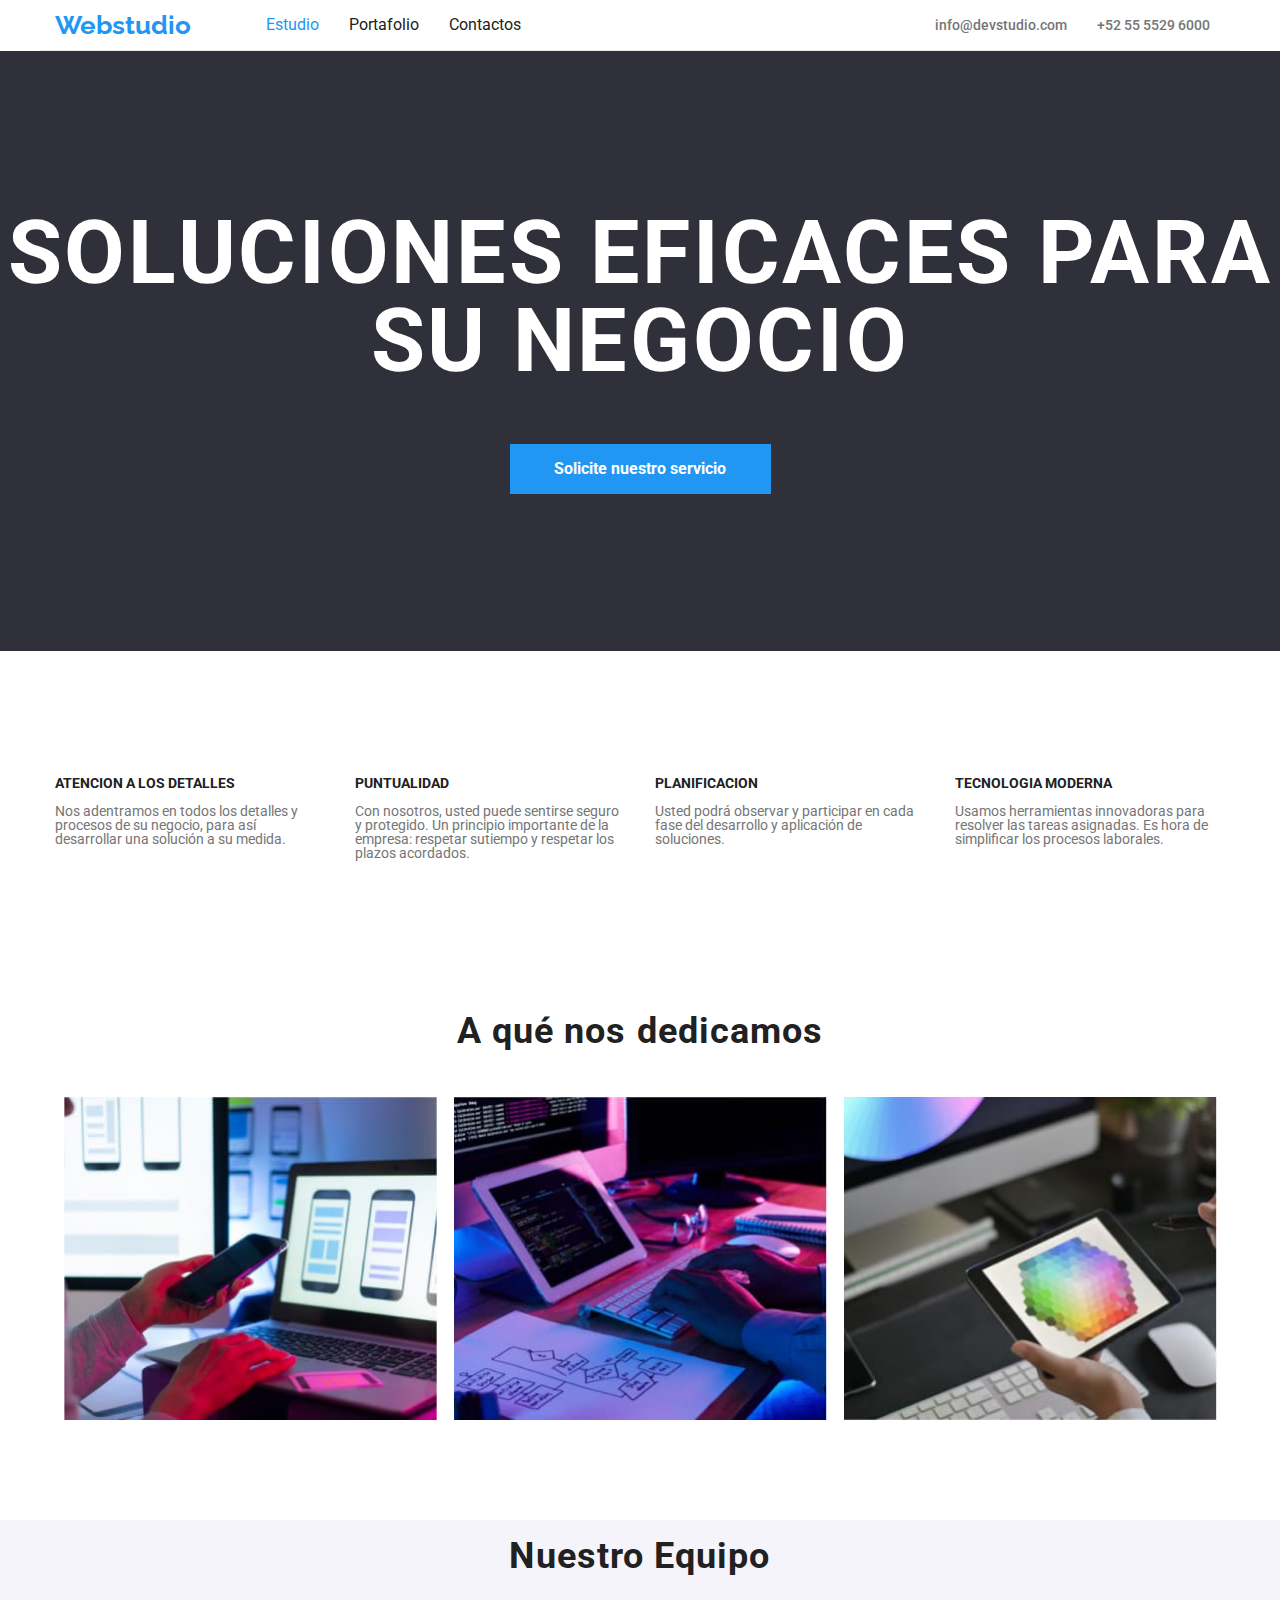
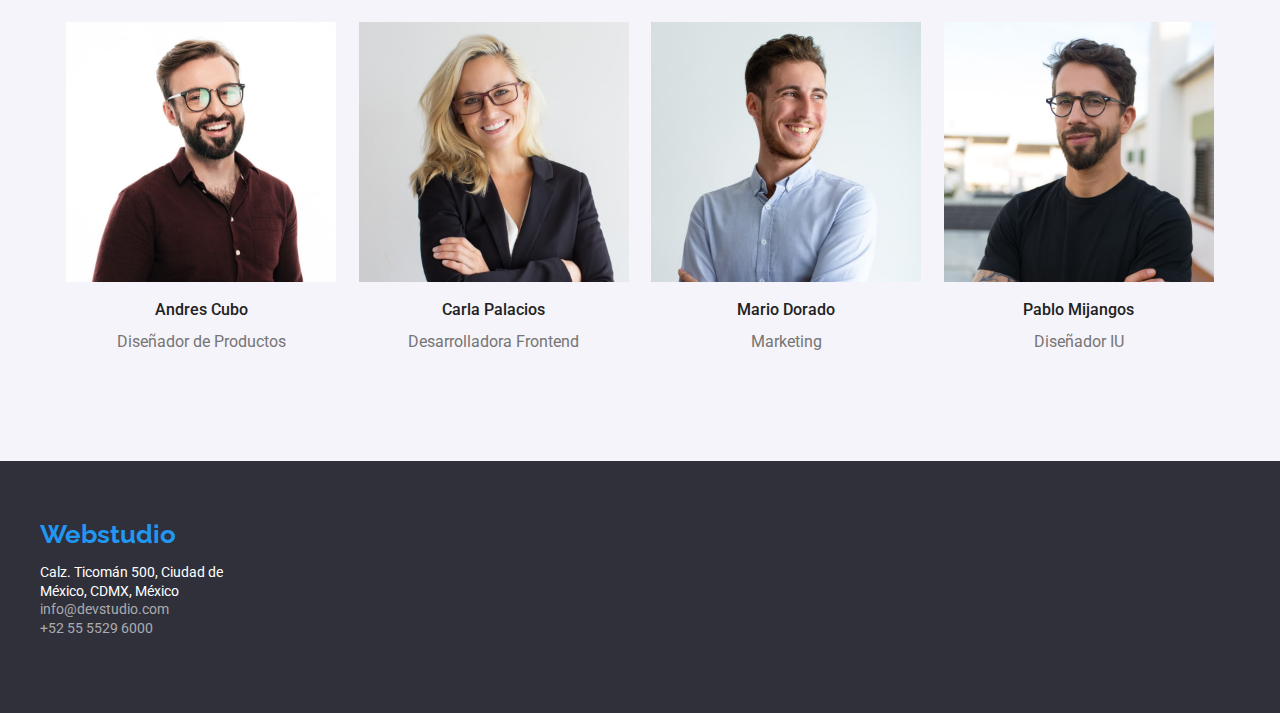
<file: index.html>
<!DOCTYPE html>
<html lang="en">
  <head>
    <meta charset="UTF-8" />
    <meta http-equiv="X-UA-Compatible" content="IE=edge" />
    <meta name="viewport" content="width=device-width, initial-scale=1.0" />
    <title>webstudio</title>
    <link
      rel="stylesheet"
      href="https://cdnjs.cloudflare.com/ajax/libs/modern-normalize/1.0.0/modern-normalize.min.css"
    />
    <link rel="stylesheet" href="css/styles.css" />
    <link
      href="https://fonts.googleapis.com/css2?family=Raleway:wght@700&family=Roboto:wght@400;500;700;900&display=swap"
      rel="stylesheet"
    />
  </head>
  <body>
    <!-- header-html -->
    <header class="container header-container">
      <div class="header-letf-container">
        <a href="index.html" class="web-studio"> Webstudio</a>
        <nav>
          <ul class="nav-list">
            <li class="nav-item-menu">
              <a href="./index.html" class="header-element current">Estudio</a>
            </li>
            <li class="nav-item-menu">
              <a href="./portafolio.html" class="header-element">Portafolio</a>
            </li>
            <li class="nav-item-menu">
              <a href="#contactos" class="header-element">Contactos</a>
            </li>
          </ul>
        </nav>
      </div>
      <div class="header-right-container">
        <ul class="info-list">
          <li class="info-item-list">
            <a href="mail:info@devstudio.com" class="header-contact"
              >info@devstudio.com</a
            >
          </li>
          <li class="info-item-list">
            <a href="tel:+52-55-5529-6000" class="header-contact"
              >+52 55 5529 6000</a
            >
          </li>
        </ul>
      </div>
    </header>
    <main>
      <!-- section-1 -->
      <section class="effective-solutions padding-section">
        <h1>
          SOLUCIONES EFICACES PARA <br />
          SU NEGOCIO
        </h1>
        <button type="button" class="button-effective-solutions">
          Solicite nuestro servicio
        </button>
      </section>
      <!-- section-2 -->
      <section id="estudio" class="container padding-section-top">
        <ul class="paragraphs-section-2-container">
          <li class="paragraph-section-2-list">
            <h3 class="section-2-titles">ATENCION A LOS DETALLES</h3>
            <p class="section-2-paragraphs">
              Nos adentramos en todos los detalles y procesos de su negocio,
              para así desarrollar una solución a su medida.
            </p>
          </li>
          <li class="paragraph-section-2-list">
            <h3 class="section-2-titles">PUNTUALIDAD</h3>
            <p class="section-2-paragraphs">
              Con nosotros, usted puede sentirse seguro y protegido. Un
              principio importante de la empresa: respetar sutiempo y respetar
              los plazos acordados.
            </p>
          </li>
          <li class="paragraph-section-2-list">
            <h3 class="section-2-titles">PLANIFICACION</h3>
            <p class="section-2-paragraphs">
              Usted podrá observar y participar en cada fase del desarrollo y
              aplicación de soluciones.
            </p>
          </li>
          <li class="paragraph-section-2-list">
            <h3 class="section-2-titles">TECNOLOGIA MODERNA</h3>
            <p class="section-2-paragraphs">
              Usamos herramientas innovadoras para resolver las tareas
              asignadas. Es hora de simplificar los procesos laborales.
            </p>
          </li>
        </ul>
      </section>
      <!-- section-3 -->
      <section class="container padding-section-top padding-section-bottom">
        <h2 class="section-titles">A qué nos dedicamos</h2>
        <ul class="section-3-container-list">
          <li>
            <img
              src="images/imagen-1.jpg"
              width="373"
              alt="escribiendo con el celular en la mano"
            />
          </li>
          <li>
            <img
              src="images/imagen-7.jpg"
              width="373"
              alt="teclado, tablet y manos"
            />
          </li>
          <li>
            <img src="images/imagen-2.jpg" width="373" alt="tablet en mano" />
          </li>
        </ul>
      </section>
      <!-- section-4 -->
      <section class="our-team-members padding-section-bottom">
        <div class="container">
          <h2 class="section-titles">Nuestro Equipo</h2>
          <ul class="our-team-members-list-container">
            <li>
              <img
                src="images/imagen-3.jpg"
                width="270"
                alt="hombre sonriente con camisa vinotinto y gafas"
              />
              <h3 class="team-members">Andres Cubo</h3>
              <p class="jobs-members">Diseñador de Productos</p>
            </li>
            <li>
              <img
                src="images/imagen-4.jpg"
                width="270"
                alt="mujer rubia con lentes y ropa negra"
              />
              <h3 class="team-members">Carla Palacios</h3>
              <p class="jobs-members">Desarrolladora Frontend</p>
            </li>
            <li>
              <img
                src="images/imagen-5.jpg"
                width="270"
                alt="hombre sonriente con camisa blanca"
              />
              <h3 class="team-members">Mario Dorado</h3>
              <p class="jobs-members">Marketing</p>
            </li>
            <li>
              <img
                src="images/imagen-6.jpg"
                width="270"
                alt="hombre con ropa negra y lentes"
              />
              <h3 class="team-members">Pablo Mijangos</h3>
              <p class="jobs-members">Diseñador IU</p>
            </li>
          </ul>
        </div>
      </section>
    </main>
    <!-- footer -->
    <footer id="contactos" class="footer">
      <div class="footer-list container">
        <a href="index.html" class="web-studio">Webstudio</a>
        <address>
          <ul class="footer-list">
            <li class="footer-list-item">
              <a
                href="https://www.google.com/maps/place/Calz.+Ticom%C3%A1n+500,+La+Laguna+Ticoman,+Gustavo+A.+Madero,+07340+Ciudad+de+M%C3%A9xico,+CDMX,+M%C3%A9xico/@19.5102022,-99.1350661,17z/data=!3m1!4b1!4m5!3m4!1s0x85d1f9c66374d1dd:0x72c74207e8767392!8m2!3d19.5102022!4d-99.1324912?hl=es"
                target="_blank"
                rel="noreferrer noopener"
                class="footer-elements"
                >Calz. Ticomán 500, Ciudad de México, CDMX, México
              </a>
            </li>
            <li class="">
              <a href="mail:info@devstudio.com" class="footer-contact"
                >info@devstudio.com</a
              >
            </li>
            <li>
              <a href="tel:+52-55-5529-6000" class="footer-contact"
                >+52 55 5529 6000</a
              >
            </li>
          </ul>
        </address>
      </div>
    </footer>
  </body>
</html>
</file>
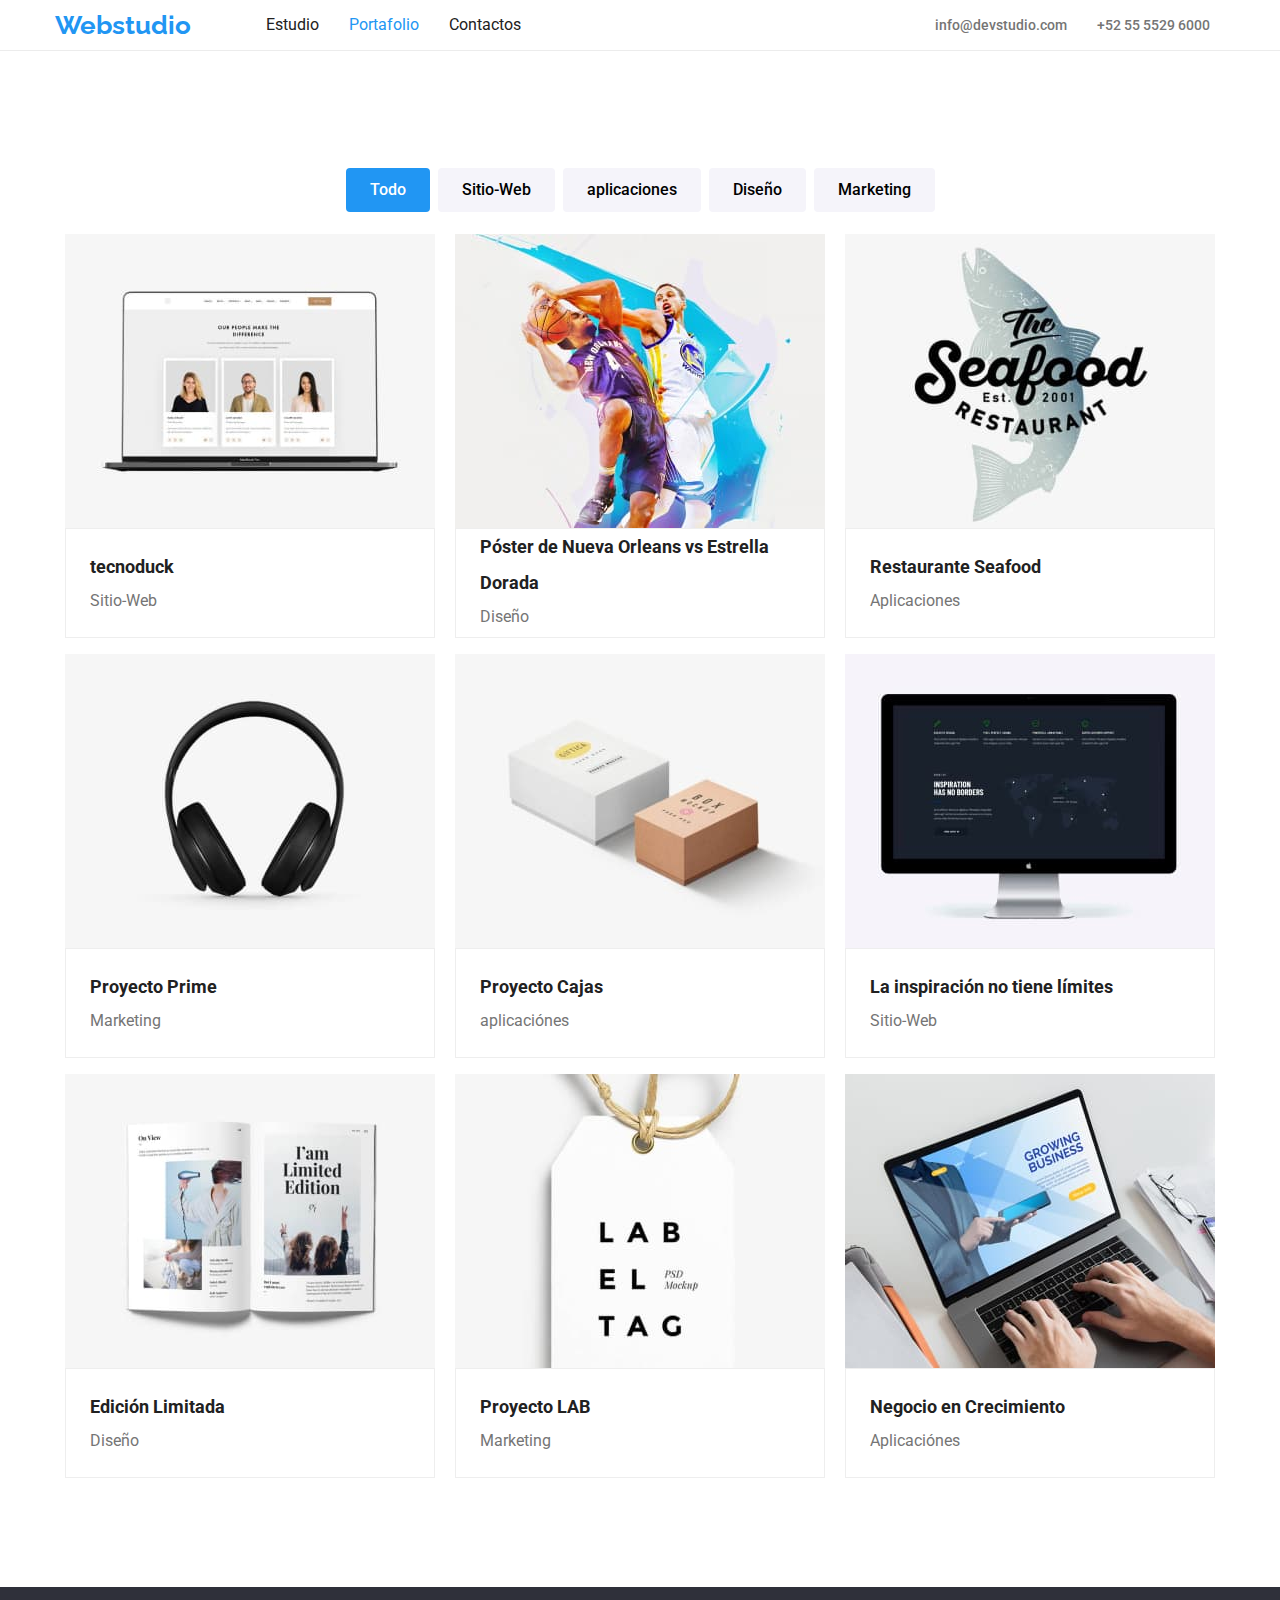
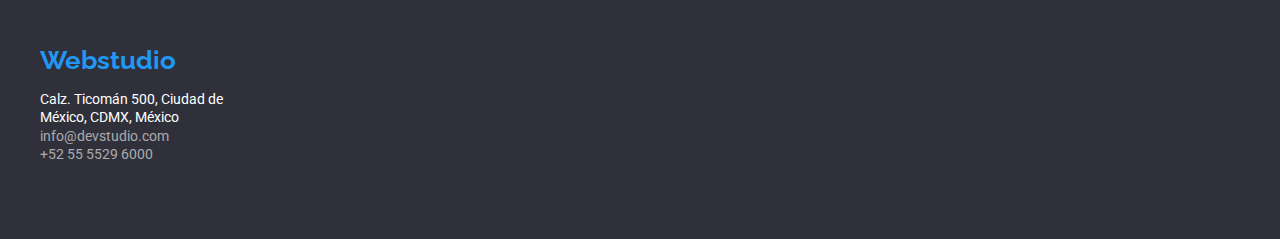
<file: portafolio.html>
<!DOCTYPE html>
<html lang="en">
  <head>
    <meta charset="UTF-8" />
    <meta http-equiv="X-UA-Compatible" content="IE=edge" />
    <meta name="viewport" content="width=device-width, initial-scale=1.0" />
    <title>portafolio</title>
    <link
      rel="stylesheet"
      href="https://cdnjs.cloudflare.com/ajax/libs/modern-normalize/1.0.0/modern-normalize.min.css"
    />
    <link rel="stylesheet" href="css/styles.css" />
    <link
      href="https://fonts.googleapis.com/css2?family=Raleway:wght@700&family=Roboto:wght@400;500;700;900&display=swap"
      rel="stylesheet"
    />
  </head>
  <body>
    <!-- header-portafolio -->
    <header class="header-container">
      <div class="container header-container-flex">
        <div class="header-letf-container">
          <a href="index.html" class="web-studio"> Webstudio</a>
          <nav>
            <ul class="nav-list">
              <li class="nav-item-menu">
                <a href="./index.html" class="header-element">Estudio</a>
              </li>
              <li class="nav-item-menu">
                <a href="./portafolio.html" class="header-element current"
                  >Portafolio</a
                >
              </li>
              <li class="nav-item-menu">
                <a href="#contactos" class="header-element">Contactos</a>
              </li>
            </ul>
          </nav>
        </div>
        <ul class="info-list header-right-container">
          <li class="info-item-list">
            <a href="mail:info@devstudio.com" class="header-contact"
              >info@devstudio.com</a
            >
          </li>
          <li class="info-item-list">
            <a href="tel:+52-55-5529-6000" class="header-contact"
              >+52 55 5529 6000</a
            >
          </li>
        </ul>
      </div>
    </header>
    <!-- main -->
    <main>
      <!-- section-filtros y portafolio -->
      <section class="container padding-section-top padding-section-bottom">
        <ul class="filter-button-container">
          <li>
            <button
              type="button"
              class="buttons-filters current-button filter-button-container"
            >
              Todo
            </button>
          </li>
          <li>
            <button
              type="button"
              class="buttons-filters filter-button-container"
            >
              Sitio-Web
            </button>
          </li>
          <li>
            <button
              type="button"
              class="buttons-filters filter-button-container"
            >
              aplicaciones
            </button>
          </li>
          <li>
            <button
              type="button"
              class="buttons-filters filter-button-container"
            >
              Diseño
            </button>
          </li>
          <li>
            <button
              type="button"
              class="buttons-filters filter-button-container"
            >
              Marketing
            </button>
          </li>
        </ul>
        <ul class="filter-card filter-card-container-list">
          <li class="filter-card-container">
            <img
              src="images/imagen-8.jpg"
              width="370"
              alt="pc-whit-open-web-site"
            />
            <div class="filter-card-bottom">
              <h3 class="briefcase-titles">tecnoduck</h3>
              <p class="briefcase-proyects">Sitio-Web</p>
            </div>
          </li>
          <li class="filter-card-container">
            <img
              src="images/imagen-9.jpg"
              width="370"
              alt="playing-basketball"
            />
            <div class="filter-card-bottom-new-orleans">
              <h3 class="briefcase-titles">
                Póster de Nueva Orleans vs Estrella <br />
                Dorada
              </h3>
              <p class="briefcase-proyects">Diseño</p>
            </div>
          </li>
          <li class="filter-card-container">
            <img
              src="images/imagen-10.jpg"
              width="370"
              alt="the-sea-food-restaurant"
            />
            <div class="filter-card-bottom">
              <h3 class="briefcase-titles">Restaurante Seafood</h3>
              <p class="briefcase-proyects">Aplicaciones</p>
            </div>
          </li>
          <li class="filter-card-container">
            <img src="images/imagen-11.jpg" width="370" alt="Headphones" />
            <div class="filter-card-bottom">
              <h3 class="briefcase-titles">Proyecto Prime</h3>
              <p class="briefcase-proyects">Marketing</p>
            </div>
          </li>
          <li class="filter-card-container">
            <img src="images/imagen-12.jpg" width="370" alt="boxes" />
            <div class="filter-card-bottom">
              <h3 class="briefcase-titles">Proyecto Cajas</h3>
              <p class="briefcase-proyects">aplicaciónes</p>
            </div>
          </li>
          <li class="filter-card-container">
            <img src="images/imagen-13.jpg" width="370" alt="pc-screen" />
            <div class="filter-card-bottom">
              <h3 class="briefcase-titles">La inspiración no tiene límites</h3>
              <p class="briefcase-proyects">Sitio-Web</p>
            </div>
          </li>
          <li class="filter-card-container">
            <img src="images/imagen-14.jpg" width="370" alt="book" />
            <div class="filter-card-bottom">
              <h3 class="briefcase-titles">Edición Limitada</h3>
              <p class="briefcase-proyects">Diseño</p>
            </div>
          </li>
          <li class="filter-card-container">
            <img src="images/imagen-15.jpg" width="370" alt="tag" />
            <div class="filter-card-bottom">
              <h3 class="briefcase-titles">Proyecto LAB</h3>
              <p class="briefcase-proyects">Marketing</p>
            </div>
          </li>
          <li class="filter-card-container">
            <img
              src="images/imagen-16.jpg"
              width="370"
              alt="writting-in-a-pc"
            />
            <div class="filter-card-bottom">
              <h3 class="briefcase-titles">Negocio en Crecimiento</h3>
              <p class="briefcase-proyects">Aplicaciónes</p>
            </div>
          </li>
        </ul>
      </section>
    </main>
    <!-- footer -->
    <footer id="contactos" class="footer">
      <div class="footer-list container">
        <a href="index.html" class="web-studio">Webstudio</a>
        <address>
          <ul class="footer-list">
            <li class="footer-list-item">
              <a
                href="https://www.google.com/maps/place/Calz.+Ticom%C3%A1n+500,+La+Laguna+Ticoman,+Gustavo+A.+Madero,+07340+Ciudad+de+M%C3%A9xico,+CDMX,+M%C3%A9xico/@19.5102022,-99.1350661,17z/data=!3m1!4b1!4m5!3m4!1s0x85d1f9c66374d1dd:0x72c74207e8767392!8m2!3d19.5102022!4d-99.1324912?hl=es"
                target="_blank"
                rel="noreferrer noopener"
                class="footer-elements"
                >Calz. Ticomán 500, Ciudad de México, CDMX, México
              </a>
            </li>
            <li>
              <a href="mail:info@devstudio.com" class="footer-contact"
                >info@devstudio.com</a
              >
            </li>
            <li>
              <a href="tel:+52-55-5529-6000" class="footer-contact"
                >+52 55 5529 6000</a
              >
            </li>
          </ul>
        </address>
      </div>
    </footer>
  </body>
</html>
</file>
<file: css/styles.css>
/* fuentes-roboto-y-raleway */
/* font-family: 'Raleway', sans-serif;......font-family: 'Roboto', sans-serif; */
:root {
  --brand-color: #2196f3;
  --button-color: #f5f4fa;
  --background-button-color: #2196f3;
  --background-color: #2f303a;
  --main-font: "Roboto";
}
body {
  font-family: "Roboto", sans-serif;
  color: #212121;
}
a {
  text-decoration: none;
}
ul {
  list-style-type: none;
}

h1,
h2,
h2 {
  margin-top: 0%;
}
header {
  border-bottom: 15px;
  border-color: #212121;
}
.container {
  width: 1200px;
  padding-left: 15px;
  padding-right: 15px;
  margin: auto;
}

.padding-section-top {
  padding-top: 95px;
}

.padding-section-bottom {
  padding-bottom: 95px;
}
/* header-section- */
/* webstudio */
.web-studio {
  color: var(--brand-color);
  font-family: "Raleway";
  font-style: normal;
  font-weight: 700;
  font-size: 26px;
  line-height: 1;
}

.web-studio:hover {
  color: var(--brand-color);
}
/* header-nav-elemnts */

.header-container {
  display: flex;
  align-items: center;
  justify-content: space-between;
  border-style: solid;
  border-width: 0px 0px 1px 0px;
  border-color: #ececec;
}
.header-container-flex {
  display: flex;
  justify-content: space-between;
}
.header-element {
  color: #212121;
  font-family: var(--main-font);
  font-style: normal;
  line-height: 1;
}
.header-element:hover {
  color: var(--brand-color);
}
.header-element:active {
  color: var(--brand-color);
}
/* header-contacts */
.header-contact {
  color: #757575;
  font-family: var(--main-font);
  font-style: normal;
  font-weight: 500;
  font-size: 14px;
  line-height: 1;
  text-decoration: none;
}
.header-contact:hover {
  color: var(--brand-color);
}

.header-letf-container {
  display: flex;
  align-items: center;
  justify-content: start;
}
.nav-list {
  display: flex;
  padding: auto;
  margin-left: 20px;
}
.nav-item-menu {
  padding: 0 15px;
}
.header-right-container {
  display: flex;
  align-items: center;
  justify-content: end;
}
.info-list {
  display: flex;
  padding: 0px;
  margin-left: 19px;
}
.info-item-list {
  padding: 0 15px;
}
/* seccion#1 "soluciones eficacez para su negocio */
.effective-solutions {
  background-color: var(--background-color);
  font-family: var(--main-font);
  font-style: normal;
  font-weight: 900;
  font-size: 44px;
  line-height: 1;
  color: #ffff;
  text-align: center;
  letter-spacing: 0.06em;
  text-transform: uppercase;
  display: flex;
  flex-direction: column;
  justify-content: center;
  align-items: center;
  text-align: center;
  height: 600px;
}

/* seccion-2 */
.section-2-titles {
  font-family: var(--main-font);
  font-style: normal;
  font-weight: 700;
  font-size: 14px;
  line-height: 1;
  color: #212121;
}

.section-2-paragraphs {
  font-family: var(--main-font);
  font-size: 14px;
  line-height: 1;
  color: #757575;
}

.paragraphs-section-2-container {
  display: flex;
  gap: 1rem;
  justify-content: space-between;
  padding: 0;
}

.paragraph-section-2-list {
  width: 270px;
  height: 122px;
}
/* section-titles */
.section-titles {
  font-family: var(--main-font);
  font-style: normal;
  font-weight: 700;
  font-size: 36px;
  line-height: 2;
  text-align: center;
  letter-spacing: 0.03em;
  color: #212121;
}
/* section-3 */

.section-3-container-list {
  display: flex;
  flex-direction: row;
  justify-content: space-around;
  padding: 0;
  margin: auto;
}
/* section-4 */

.our-team-members {
  background-color: #f5f4fa;
}
.team-members {
  font-family: var(--main-font);
  font-style: normal;
  font-weight: 500;
  font-size: 16px;
  line-height: 1;
  color: #212121;
  text-align: center;
}

.jobs-members {
  font-family: var(--main-font);
  font-style: normal;
  font-weight: 400;
  font-size: 16px;
  line-height: 1;
  color: #757575;
  text-align: center;
}
.our-team-members-list-container {
  display: flex;
  flex-direction: row;
  justify-content: space-around;
  padding: 0;
  margin: auto;
}
/* portafolio-pagina2*/
.briefcase-titles {
  font-family: var(--main-font);
  font-style: normal;
  font-weight: 700;
  font-size: 18px;
  line-height: 2;
  color: #212121;
  margin-top: 0px;
  margin-bottom: 0px;
}

.briefcase-proyects {
  font-family: var(--main-font);
  font-size: 16px;
  line-height: 2;
  color: #757575;
  margin-top: 0px;
  margin-bottom: 0px;
}

.briefcase-proyects-new-orleans {
  padding-right: 24px;
  margin: 0;
}

/* buttons-section-filtros */
.button-effective-solutions {
  color: white;
  background-color: var(--background-button-color);
  cursor: pointer;
  font-family: var(--main-font);
  font-style: normal;
  font-weight: 700;
  font-size: 16px;
  line-height: 2;
  border: none;
  width: 240px;
  height: 31px;
  padding: 10 32px;
  width: 261px;
  height: 50px;
}

.buttons-filters {
  font-family: var(--main-font);
  border: none;
  font-style: normal;
  font-weight: 500;
  font-size: 16px;
  line-height: 2;
  background-color: #f5f4fa;
  cursor: pointer;
  border-radius: 4px;
}
.buttons-filters:hover {
  color: var(--button-color);
  background-color: var(--background-button-color);
  cursor: pointer;
  font-family: var(--main-font);
  font-style: normal;
  font-weight: 500;
  font-size: 16px;
  line-height: 2;
  border: none;
  border-radius: 4px;
}
.filter-button-container {
  display: flex;
  justify-content: center;
  padding: 6 24px;
  gap: 8px;
  border-radius: 4px;
  padding: 6px 24px;
}

.filter-card {
  line-height: 0;
}
.filter-card:hover {
  cursor: pointer;
  line-height: 0;
}

.filter-card-container-list {
  display: flex;
  flex-wrap: wrap;
  align-items: center;
  justify-content: space-around;
  padding: 0;
  margin: 14px 0;
  row-gap: 1rem;
}

.filter-card-container:hover {
  border: 1px solid #f5f4fa;
  box-shadow: 0px 1px 1px rgba(0, 0, 0, 0.12), 0px 4px 4px rgba(0, 0, 0, 0.06),
    1px 4px 6px rgba(0, 0, 0, 0.16);
  cursor: pointer;
}
.filter-card-bottom {
  border: 1px solid #eeeeee;
  padding-left: 24px;
  padding-top: 20px;
  width: 370px;
  height: 110px;
}
.filter-card-bottom-new-orleans {
  border: 1px solid #eeeeee;
  padding-left: 24px;
  width: 370px;
  height: 110px;
}

.current {
  color: var(--brand-color);
}
.current-button {
  background-color: var(--brand-color);
  color: white;
}
/* footer-section */
.footer {
  background-color: var(--background-color);
  height: 252px;
  display: flex;
  flex-direction: row;
  justify-items: flex-start;
  align-items: center;
}

.footer-list {
  padding: 0%;
}
.footer-list-item {
  width: 231px;
}
/* footer-elements */
.footer-elements {
  color: #ffff;
  font-family: var(--main-font);
  font-style: normal;
  font-weight: 400;
  font-size: 14px;
  line-height: 1;
  text-decoration: none;
}

.footer-elements:hover {
  color: var(--brand-color);
}
/* footer-contacts */
.footer-contact {
  color: rgba(255, 255, 255, 0.6);
  text-decoration: none;
  font-family: var(--main-font);
  font-style: normal;
  font-weight: 400;
  font-size: 14px;
  line-height: 1;
}

.footer-contact:hover {
  color: var(--brand-color);
}
</file>
